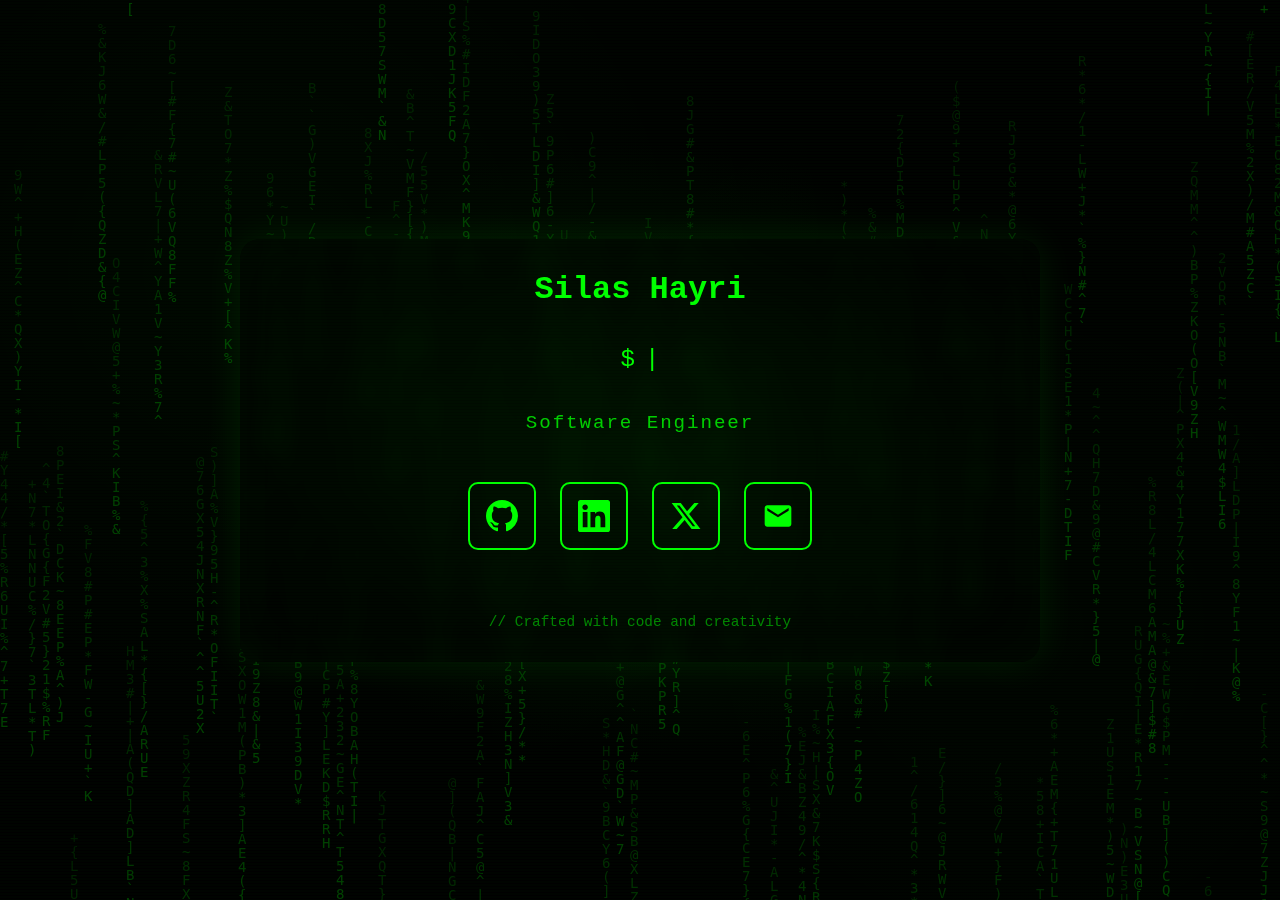
<file: index.html>
<!DOCTYPE html>
<html lang="tr">
<head>
  <meta charset="UTF-8">
  <meta name="viewport" content="width=device-width, initial-scale=1.0">
  <title>Silas Hayri | Software Engineer</title>
  <link rel="icon" href="data:image/svg+xml,<svg xmlns='http://www.w3.org/2000/svg' viewBox='0 0 100 100'><text y='0.9em' font-size='90'>⚔️</text></svg>">
  <link rel="stylesheet" href="style.css">
</head>
<body>
  <canvas id="matrix"></canvas>
  <canvas id="particles"></canvas>
  
  <div class="cat-container">
    <div class="cat-body">
      <div class="cat-head">
        <div class="cat-ear cat-ear-left"></div>
        <div class="cat-ear cat-ear-right"></div>
        <div class="cat-eye cat-eye-left"></div>
        <div class="cat-eye cat-eye-right"></div>
        <div class="cat-nose"></div>
        <div class="cat-whisker cat-whisker-left"></div>
        <div class="cat-whisker cat-whisker-right"></div>
      </div>
      <div class="cat-torso"></div>
      <div class="cat-tail"></div>
      <div class="cat-leg cat-leg-front-left"></div>
      <div class="cat-leg cat-leg-front-right"></div>
      <div class="cat-leg cat-leg-back-left"></div>
      <div class="cat-leg cat-leg-back-right"></div>
    </div>
  </div>
  
  <div class="container">
    <div class="glitch-wrapper">
      <h1 class="glitch" data-text="Silas Hayri">Silas Hayri</h1>
    </div>
    
    <div class="typing-container">
      <span class="typing-prefix">$ </span>
      <span id="typing-text" class="typing-text"></span>
      <span class="cursor">|</span>
    </div>
    
    <div class="info">
      <p class="subtitle">Software Engineer</p>
    </div>
    
    <div class="links">
      <a href="https://github.com/silashayri" target="_blank" class="link-btn" aria-label="GitHub">
        <svg viewBox="0 0 24 24" width="32" height="32" fill="currentColor">
          <path d="M12 0C5.37 0 0 5.37 0 12c0 5.31 3.435 9.795 8.205 11.385.6.105.825-.255.825-.57 0-.285-.015-1.23-.015-2.235-3.015.555-3.795-.735-4.035-1.41-.135-.345-.72-1.41-1.23-1.695-.42-.225-1.02-.78-.015-.795.945-.015 1.62.87 1.845 1.23 1.08 1.815 2.805 1.305 3.495.99.105-.78.42-1.305.765-1.605-2.67-.3-5.46-1.335-5.46-5.925 0-1.305.465-2.385 1.23-3.225-.12-.3-.54-1.53.12-3.18 0 0 1.005-.315 3.3 1.23.96-.27 1.98-.405 3-.405s2.04.135 3 .405c2.295-1.56 3.3-1.23 3.3-1.23.66 1.65.24 2.88.12 3.18.765.84 1.23 1.905 1.23 3.225 0 4.605-2.805 5.625-5.475 5.925.435.375.81 1.095.81 2.22 0 1.605-.015 2.895-.015 3.3 0 .315.225.69.825.57A12.02 12.02 0 0024 12c0-6.63-5.37-12-12-12z"/>
        </svg>
      </a>
      <a href="https://www.linkedin.com/in/silashayri/" target="_blank" class="link-btn" aria-label="LinkedIn">
        <svg viewBox="0 0 24 24" width="32" height="32" fill="currentColor">
          <path d="M20.447 20.452h-3.554v-5.569c0-1.328-.027-3.037-1.852-3.037-1.853 0-2.136 1.445-2.136 2.939v5.667H9.351V9h3.414v1.561h.046c.477-.9 1.637-1.85 3.37-1.85 3.601 0 4.267 2.37 4.267 5.455v6.286zM5.337 7.433c-1.144 0-2.063-.926-2.063-2.065 0-1.138.92-2.063 2.063-2.063 1.14 0 2.064.925 2.064 2.063 0 1.139-.925 2.065-2.064 2.065zm1.782 13.019H3.555V9h3.564v11.452zM22.225 0H1.771C.792 0 0 .774 0 1.729v20.542C0 23.227.792 24 1.771 24h20.451C23.2 24 24 23.227 24 22.271V1.729C24 .774 23.2 0 22.222 0h.003z"/>
        </svg>
      </a>
      <a href="https://x.com/silashayri" target="_blank" class="link-btn" aria-label="X (Twitter)">
        <svg viewBox="0 0 24 24" width="32" height="32" fill="currentColor">
          <path d="M18.244 2.25h3.308l-7.227 8.26 8.502 11.24H16.17l-5.214-6.817L4.99 21.75H1.68l7.73-8.835L1.254 2.25H8.08l4.713 6.231zm-1.161 17.52h1.833L7.084 4.126H5.117z"/>
        </svg>
      </a>
      <a href="mailto:silashayri@gmail.com" class="link-btn" aria-label="Email">
        <svg viewBox="0 0 24 24" width="32" height="32" fill="currentColor">
          <path d="M20 4H4c-1.1 0-1.99.9-1.99 2L2 18c0 1.1.9 2 2 2h16c1.1 0 2-.9 2-2V6c0-1.1-.9-2-2-2zm0 4l-8 5-8-5V6l8 5 8-5v2z"/>
        </svg>
      </a>
    </div>
    
    <div class="footer">
      <p>// Crafted with code and creativity</p>
    </div>
  </div>
  
  <script src="script.js"></script>
</body>
</html>
</file>
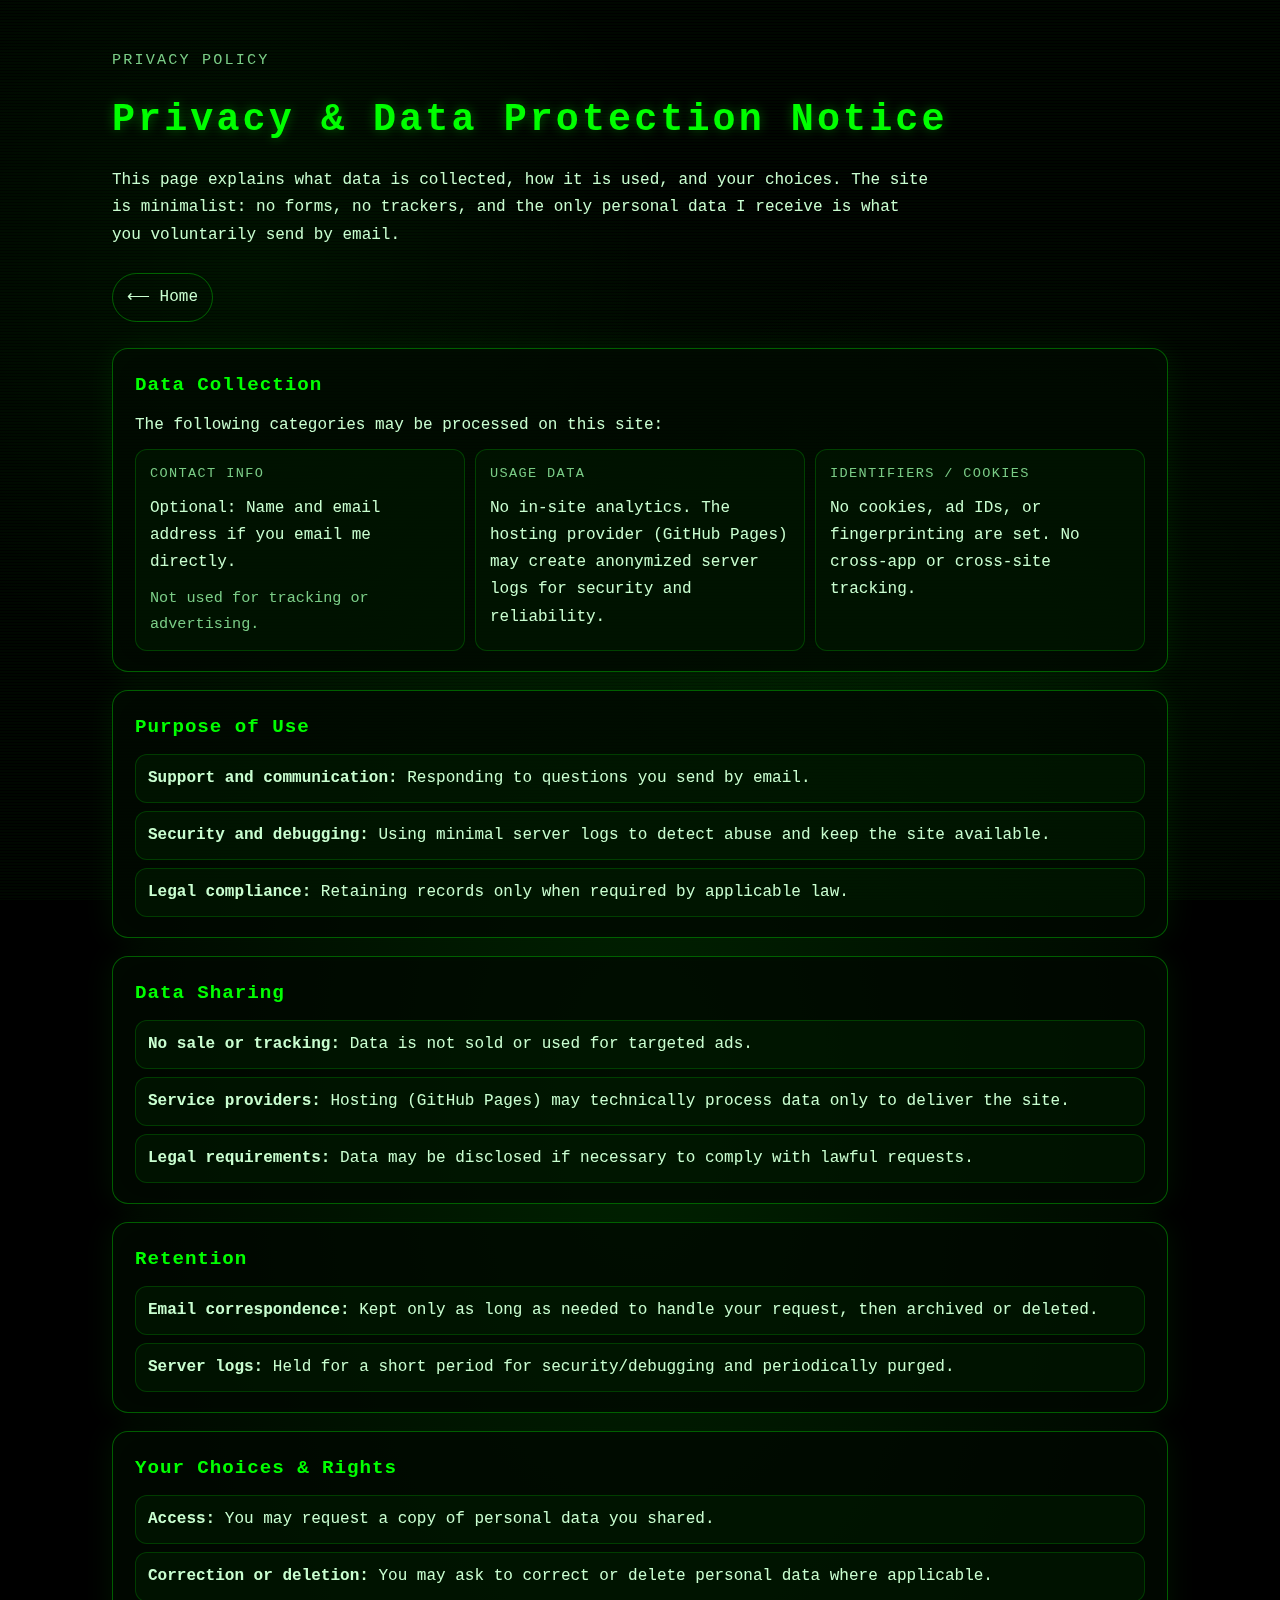
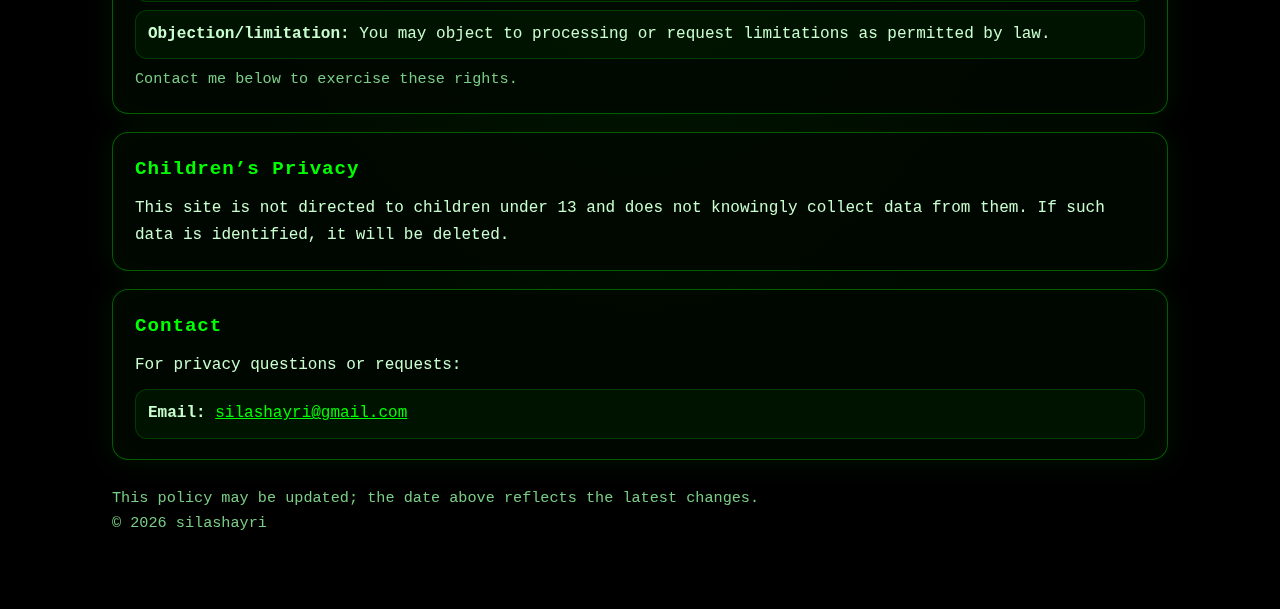
<file: privacy-policy.html>
<!DOCTYPE html>
<html lang="en">
<head>
  <meta charset="UTF-8">
  <meta name="viewport" content="width=device-width, initial-scale=1.0">
  <meta http-equiv="Content-Security-Policy" content="upgrade-insecure-requests">
  <title>Privacy Policy | Silas Hayri</title>
  <link rel="icon" href="data:image/svg+xml,<svg xmlns='http://www.w3.org/2000/svg' viewBox='0 0 100 100'><text y='0.9em' font-size='90'>⚔️</text></svg>">
  <style>
    :root {
      --bg: radial-gradient(ellipse at center, #001a00 0%, #000 60%, #000 100%);
      --panel: rgba(0, 10, 0, 0.72);
      --stroke: rgba(0, 255, 0, 0.35);
      --text: #c9ffd0;
      --muted: #7acd86;
      --accent: #0f0;
    }

    * {
      box-sizing: border-box;
      margin: 0;
      padding: 0;
    }

    body {
      font-family: 'Courier New', 'IBM Plex Mono', ui-monospace, monospace;
      background: var(--bg);
      color: var(--text);
      min-height: 100vh;
      line-height: 1.7;
      display: flex;
      flex-direction: column;
    }

    .grain {
      position: fixed;
      inset: 0;
      background:
        radial-gradient(circle at 20% 30%, rgba(0, 255, 0, 0.05) 0%, transparent 35%),
        radial-gradient(circle at 80% 70%, rgba(0, 255, 0, 0.04) 0%, transparent 35%),
        repeating-linear-gradient(0deg, rgba(0, 255, 0, 0.06) 0px, transparent 1px, transparent 2px, rgba(0, 255, 0, 0.06) 3px);
      pointer-events: none;
      z-index: 0;
    }

    .page {
      position: relative;
      z-index: 1;
      max-width: 1100px;
      width: 100%;
      margin: 0 auto;
      padding: 48px 22px 72px;
    }

    header {
      display: flex;
      flex-direction: column;
      gap: 14px;
      margin-bottom: 26px;
    }

    .eyebrow {
      font-size: 0.95rem;
      letter-spacing: 0.14em;
      color: var(--muted);
      text-transform: uppercase;
    }

    h1 {
      font-size: clamp(1.9rem, 3vw, 2.6rem);
      letter-spacing: 0.08em;
      color: var(--accent);
      text-shadow: 0 0 12px rgba(0, 255, 0, 0.35);
    }

    .lede {
      max-width: 820px;
      color: var(--text);
    }

    nav {
      display: flex;
      gap: 12px;
      margin-top: 10px;
      flex-wrap: wrap;
    }

    a {
      color: var(--accent);
    }

    .pill {
      display: inline-flex;
      align-items: center;
      gap: 8px;
      padding: 10px 14px;
      border: 1px solid var(--stroke);
      border-radius: 999px;
      color: var(--text);
      text-decoration: none;
      transition: transform 0.2s ease, box-shadow 0.2s ease;
    }

    .pill:hover {
      transform: translateY(-2px);
      box-shadow: 0 0 14px rgba(0, 255, 0, 0.2);
    }

    main {
      display: grid;
      gap: 18px;
    }

    .card {
      background: var(--panel);
      border: 1px solid var(--stroke);
      border-radius: 16px;
      padding: 20px 22px;
      box-shadow:
        0 0 30px rgba(0, 255, 0, 0.08),
        inset 0 0 35px rgba(0, 255, 0, 0.02);
    }

    .card h2 {
      font-size: 1.2rem;
      color: var(--accent);
      margin-bottom: 10px;
      letter-spacing: 0.05em;
    }

    .card p + p {
      margin-top: 10px;
    }

    ul {
      list-style: none;
      display: grid;
      gap: 8px;
      margin-top: 10px;
    }

    li {
      padding: 10px 12px;
      border: 1px solid rgba(0, 255, 0, 0.18);
      border-radius: 12px;
      background: rgba(0, 40, 0, 0.35);
    }

    .tagline {
      color: var(--muted);
      font-size: 0.95rem;
      margin-top: 8px;
    }

    .grid {
      display: grid;
      gap: 10px;
      grid-template-columns: repeat(auto-fit, minmax(260px, 1fr));
      margin-top: 10px;
    }

    .block {
      border: 1px solid rgba(0, 255, 0, 0.2);
      border-radius: 12px;
      padding: 12px 14px;
      background: rgba(0, 25, 0, 0.55);
    }

    .label {
      text-transform: uppercase;
      letter-spacing: 0.1em;
      color: var(--muted);
      font-size: 0.85rem;
      margin-bottom: 6px;
    }

    footer {
      margin-top: 26px;
      color: var(--muted);
      font-size: 0.95rem;
      text-align: left;
    }

    @media (max-width: 640px) {
      .page {
        padding-top: 32px;
      }
    }
  </style>
</head>
<body>
  <div class="grain" aria-hidden="true"></div>
  <div class="page">
    <header>
      <p class="eyebrow">Privacy Policy</p>
      <h1>Privacy &amp; Data Protection Notice</h1>
      <p class="lede">This page explains what data is collected, how it is used, and your choices. The site is minimalist: no forms, no trackers, and the only personal data I receive is what you voluntarily send by email.</p>
      <nav>
        <a class="pill" href="index.html">⟵ Home</a>
      </nav>
    </header>

    <main>
      <section class="card">
        <h2>Data Collection</h2>
        <p>The following categories may be processed on this site:</p>
        <div class="grid">
          <div class="block">
            <p class="label">Contact Info</p>
            <p>Optional: Name and email address if you email me directly.</p>
            <p class="tagline">Not used for tracking or advertising.</p>
          </div>
          <div class="block">
            <p class="label">Usage Data</p>
            <p>No in-site analytics. The hosting provider (GitHub Pages) may create anonymized server logs for security and reliability.</p>
          </div>
          <div class="block">
            <p class="label">Identifiers / Cookies</p>
            <p>No cookies, ad IDs, or fingerprinting are set. No cross-app or cross-site tracking.</p>
          </div>
        </div>
      </section>

      <section class="card">
        <h2>Purpose of Use</h2>
        <ul>
          <li><strong>Support and communication:</strong> Responding to questions you send by email.</li>
          <li><strong>Security and debugging:</strong> Using minimal server logs to detect abuse and keep the site available.</li>
          <li><strong>Legal compliance:</strong> Retaining records only when required by applicable law.</li>
        </ul>
      </section>

      <section class="card">
        <h2>Data Sharing</h2>
        <ul>
          <li><strong>No sale or tracking:</strong> Data is not sold or used for targeted ads.</li>
          <li><strong>Service providers:</strong> Hosting (GitHub Pages) may technically process data only to deliver the site.</li>
          <li><strong>Legal requirements:</strong> Data may be disclosed if necessary to comply with lawful requests.</li>
        </ul>
      </section>

      <section class="card">
        <h2>Retention</h2>
        <ul>
          <li><strong>Email correspondence:</strong> Kept only as long as needed to handle your request, then archived or deleted.</li>
          <li><strong>Server logs:</strong> Held for a short period for security/debugging and periodically purged.</li>
        </ul>
      </section>

      <section class="card">
        <h2>Your Choices &amp; Rights</h2>
        <ul>
          <li><strong>Access:</strong> You may request a copy of personal data you shared.</li>
          <li><strong>Correction or deletion:</strong> You may ask to correct or delete personal data where applicable.</li>
          <li><strong>Objection/limitation:</strong> You may object to processing or request limitations as permitted by law.</li>
        </ul>
        <p class="tagline">Contact me below to exercise these rights.</p>
      </section>

      <section class="card">
        <h2>Children’s Privacy</h2>
        <p>This site is not directed to children under 13 and does not knowingly collect data from them. If such data is identified, it will be deleted.</p>
      </section>

      <section class="card">
        <h2>Contact</h2>
        <p>For privacy questions or requests:</p>
        <ul>
          <li><strong>Email:</strong> <a href="mailto:silashayri@gmail.com">silashayri@gmail.com</a></li>
        </ul>
      </section>
    </main>

    <footer>
      <div>This policy may be updated; the date above reflects the latest changes.</div>
      <div>© 2026 silashayri</div>
    </footer>
  </div>
</body>
</html>
</file>
<file: style.css>
* {
  margin: 0;
  padding: 0;
  box-sizing: border-box;
}

body {
  font-family: 'Courier New', monospace;
  background: radial-gradient(ellipse at center, #001a00 0%, #000000 50%, #000000 100%);
  color: #0f0;
  overflow: hidden;
  height: 100vh;
  display: flex;
  justify-content: center;
  align-items: center;
  position: relative;
}

body::before {
  content: '';
  position: fixed;
  top: 0;
  left: 0;
  width: 100%;
  height: 100%;
  background: 
    radial-gradient(circle at 20% 30%, rgba(0, 255, 0, 0.03) 0%, transparent 50%),
    radial-gradient(circle at 80% 70%, rgba(0, 255, 0, 0.02) 0%, transparent 50%);
  pointer-events: none;
  z-index: 0;
}

body::after {
  content: '';
  position: fixed;
  top: 0;
  left: 0;
  width: 100%;
  height: 100%;
  background: repeating-linear-gradient(
    0deg,
    rgba(0, 255, 0, 0.03) 0px,
    transparent 1px,
    transparent 2px,
    rgba(0, 255, 0, 0.03) 3px
  );
  pointer-events: none;
  z-index: 3;
  animation: scanline 8s linear infinite;
}

@keyframes scanline {
  0% { transform: translateY(0); }
  100% { transform: translateY(10px); }
}

#matrix {
  position: fixed;
  top: 0;
  left: 0;
  width: 100%;
  height: 100%;
  z-index: 1;
  opacity: 0.25;
  filter: blur(0.5px);
}

.container {
  position: relative;
  z-index: 2;
  text-align: center;
  padding: 2rem;
  max-width: 800px;
  width: 100%;
  background: rgba(0, 0, 0, 0.3);
  backdrop-filter: blur(10px);
  border-radius: 20px;
  box-shadow: 
    0 0 40px rgba(0, 255, 0, 0.1),
    inset 0 0 60px rgba(0, 255, 0, 0.02);
  animation: fadeInUp 1s ease-out;
}

.profile {
  display: flex;
  flex-direction: column;
  align-items: center;
  gap: 0.75rem;
  margin-bottom: 2.5rem;
}

.avatar-frame {
  width: 180px;
  height: 180px;
  border-radius: 50%;
  padding: 6px;
  background: radial-gradient(circle at 30% 30%, rgba(0, 255, 0, 0.4), rgba(0, 255, 0, 0.05));
  box-shadow: 0 0 18px rgba(0, 255, 0, 0.2), inset 0 0 14px rgba(0, 255, 0, 0.1);
  display: grid;
  place-items: center;
}

.avatar-img {
  width: 100%;
  height: 100%;
  object-fit: cover;
  border-radius: 50%;
  filter: grayscale(0.1) contrast(1.05);
  box-shadow: 0 8px 24px rgba(0, 0, 0, 0.4);
}

.profile-name {
  font-size: clamp(1.3rem, 4vw, 2rem);
  letter-spacing: 0.16em;
  color: #0f0;
  text-shadow: 0 0 10px rgba(0, 255, 0, 0.6);
}

@keyframes fadeInUp {
  from {
    opacity: 0;
    transform: translateY(30px);
  }
  to {
    opacity: 1;
    transform: translateY(0);
  }
}

.typing-container {
  font-size: clamp(1rem, 3vw, 1.5rem);
  margin: 2rem 0;
  min-height: 2.5rem;
  display: flex;
  justify-content: center;
  align-items: center;
  color: #0f0;
}

.typing-prefix {
  color: #0f0;
  margin-right: 0.5rem;
}

.typing-text {
  color: #0f0;
}

.cursor {
  animation: blink 1s infinite;
  color: #0f0;
  margin-left: 2px;
}

@keyframes blink {
  0%, 49% { opacity: 1; }
  50%, 100% { opacity: 0; }
}

.info {
  margin: 2rem 0;
}

.subtitle {
  font-size: clamp(0.9rem, 2vw, 1.2rem);
  color: #0f0;
  opacity: 0.8;
  letter-spacing: 0.1em;
}

.links {
  display: flex;
  gap: 1.5rem;
  justify-content: center;
  flex-wrap: wrap;
  margin: 3rem 0;
}

.link-btn {
  position: relative;
  padding: 1rem;
  background: transparent;
  border: 2px solid #0f0;
  color: #0f0;
  text-decoration: none;
  transition: all 0.3s ease;
  overflow: hidden;
  display: inline-flex;
  align-items: center;
  justify-content: center;
  border-radius: 10px;
}

.link-btn::before {
  content: '';
  position: absolute;
  top: 0;
  left: -100%;
  width: 100%;
  height: 100%;
  background: #0f0;
  transition: left 0.3s ease;
  z-index: -1;
}

.link-btn:hover::before {
  left: 0;
}

.link-btn svg {
  transition: transform 0.3s ease;
}

.link-btn:hover {
  color: #000;
  box-shadow: 
    0 0 10px #0f0,
    0 0 20px #0f0,
    0 0 30px #0f0,
    0 5px 15px rgba(0, 255, 0, 0.3);
  transform: translateY(-5px) perspective(500px) rotateX(10deg);
}

.link-btn:hover svg {
  transform: scale(1.2) rotate(5deg);
}

.link-btn:active {
  transform: translateY(-2px);
}

.footer {
  margin-top: 4rem;
  opacity: 0.5;
  font-size: 0.9rem;
  color: #0f0;
  display: flex;
  flex-direction: column;
  gap: 0.2rem;
}

@media (max-width: 768px) {
  .container {
    padding: 1rem;
  }
  
  .links {
    gap: 1rem;
  }
  
  .link-btn {
    padding: 0.8rem 1.5rem;
    font-size: 0.9rem;
  }
}

@media (max-width: 480px) {
  .links {
    flex-direction: column;
    align-items: center;
  }
  
  .link-btn {
    width: 80%;
    max-width: 250px;
  }
}
</file>
